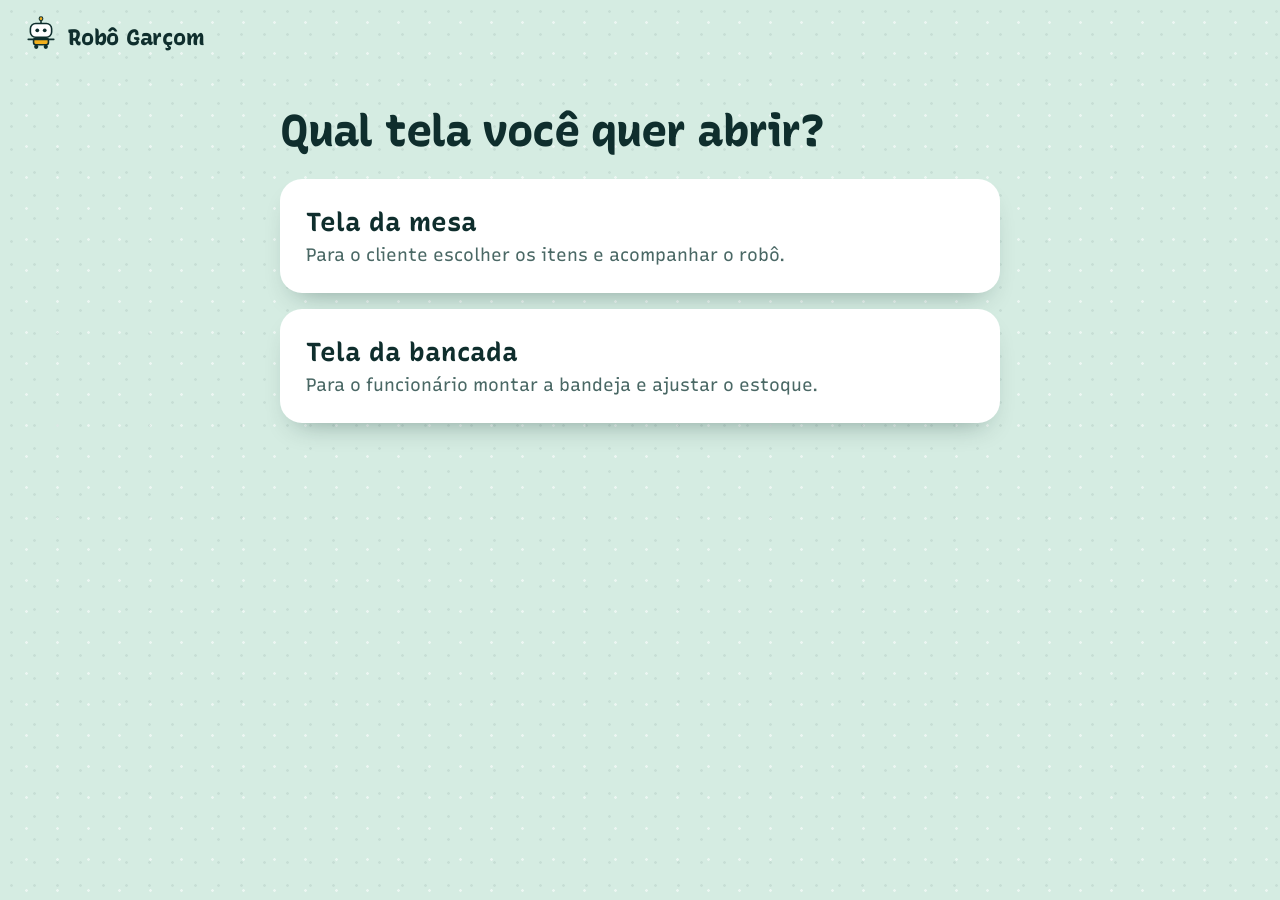
<file: garcom_interface/web/index.html>
<!doctype html>
<html lang="pt-BR">
<head>
  <meta charset="utf-8">
  <meta name="viewport" content="width=device-width, initial-scale=1">
  <title>Robô Garçom</title>
  <link rel="stylesheet" href="style.css">
</head>
<body>
  <header class="topbar">
    <h1 class="brand"><span id="brandMark"></span>Robô Garçom</h1>
  </header>
  <main class="home">
    <h2 class="greeting">Qual tela você quer abrir?</h2>
    <nav class="home-links">
      <a href="/mesa"><strong>Tela da mesa</strong><span>Para o cliente escolher os itens e acompanhar o robô.</span></a>
      <a href="/bancada"><strong>Tela da bancada</strong><span>Para o funcionário montar a bandeja e ajustar o estoque.</span></a>
    </nav>
  </main>
  <script src="common.js"></script>
  <script>document.getElementById("brandMark").innerHTML = ROBOT_SVG;</script>
</body>
</html>
</file>
<file: garcom_interface/web/style.css>
/* Robô Garçom: telas da mesa e da bancada.
   Cores de lanchonete (fórmica menta, mostarda) e a comanda em papel térmico. */

@font-face {
  font-family: "Recursive";
  src: url("fonts/recursive.woff2") format("woff2");
  font-weight: 300 900;
  font-display: swap;
}

:root {
  --formica: #d5ece2;
  --formica-deep: #bfe0d2;
  --ink: #0f2e2d;
  --ink-soft: #4a6865;
  --paper: #ffffff;
  --mustard: #f2b01e;
  --mustard-press: #dc9b07;
  --steel: #9ab5b0;
  --warn: #a9520a;
  --late: #b42e26;
  --ok: #1f7a50;
  --shadow: 0 14px 28px -16px rgba(15, 46, 45, 0.45);
  --font: "Recursive", "Segoe UI", system-ui, sans-serif;
}

* { box-sizing: border-box; }

html { -webkit-text-size-adjust: 100%; }

body {
  margin: 0;
  min-height: 100vh;
  color: var(--ink);
  font-family: var(--font);
  font-size: 18px;
  line-height: 1.5;
  font-variation-settings: "CASL" 0, "MONO" 0;
  background-color: var(--formica);
  /* pintinhas de fórmica */
  background-image:
    radial-gradient(rgba(15, 46, 45, 0.07) 1px, transparent 1.6px),
    radial-gradient(rgba(255, 255, 255, 0.55) 1px, transparent 1.6px);
  background-size: 23px 23px, 31px 31px;
  background-position: 0 0, 11px 7px;
}

button { font: inherit; color: inherit; }

:focus-visible { outline: 3px solid var(--ink); outline-offset: 3px; }

[hidden] { display: none !important; }

/* ------------------------------------------------------------ topo */
.topbar {
  display: flex;
  align-items: center;
  justify-content: space-between;
  gap: 16px;
  padding: 16px 24px;
}

.brand {
  display: flex;
  align-items: center;
  gap: 10px;
  min-width: 0;
  margin: 0;
  font-size: 22px;
  font-weight: 800;
  font-variation-settings: "CASL" 1;
  letter-spacing: -0.01em;
}

.brand svg { width: 34px; height: 34px; flex: none; }

.brand-sub { font-weight: 500; color: var(--ink-soft); }


.offline {
  margin: 0 24px 12px;
  padding: 10px 16px;
  border-radius: 12px;
  background: var(--late);
  color: #fff;
  font-weight: 600;
}

/* ------------------------------------------------------------ botões */
.btn-main {
  border: 0;
  border-radius: 16px;
  padding: 16px 28px;
  background: var(--mustard);
  color: var(--ink);
  font-size: 20px;
  font-weight: 800;
  font-variation-settings: "CASL" 1;
  cursor: pointer;
  box-shadow: 0 4px 0 var(--mustard-press);
  transition: transform 0.08s, box-shadow 0.08s;
}

.btn-main:active { transform: translateY(3px); box-shadow: 0 1px 0 var(--mustard-press); }

.btn-main:disabled {
  background: #e3e9e7;
  color: var(--ink-soft);
  box-shadow: none;
  cursor: not-allowed;
}

.btn-quiet {
  border: 2px solid var(--ink);
  border-radius: 14px;
  padding: 10px 20px;
  background: transparent;
  font-weight: 700;
  cursor: pointer;
}

.btn-quiet:hover { background: rgba(255, 255, 255, 0.55); }

/* ======================================================== TELA DA MESA */
.mesa-main {
  max-width: 760px;
  margin: 0 auto;
  padding: 0 20px 140px;
}

.greeting {
  margin: 8px 0 20px;
  font-size: clamp(30px, 6vw, 44px);
  line-height: 1.1;
  font-weight: 800;
  font-variation-settings: "CASL" 1;
  letter-spacing: -0.02em;
}

.lead { margin: -8px 0 22px; font-size: 21px; color: var(--ink-soft); }

.link-quiet {
  display: inline-block;
  margin: -12px 0 18px;
  padding: 4px 0;
  border: 0;
  background: none;
  color: var(--ink-soft);
  font-size: 16px;
  font-weight: 600;
  text-decoration: underline;
  text-underline-offset: 3px;
  cursor: pointer;
}

/* planta do salão: as mesas ficam onde estão no pontos.yaml */
.floor-plan {
  position: relative;
  width: 100%;
  background-color: var(--paper);
  background-image:
    linear-gradient(rgba(15, 46, 45, 0.05) 1px, transparent 1px),
    linear-gradient(90deg, rgba(15, 46, 45, 0.05) 1px, transparent 1px);
  background-size: 28px 28px;
  border-radius: 22px;
  box-shadow: var(--shadow);
}

.plan-table {
  position: absolute;
  width: clamp(44px, 9vw, 66px);
  height: clamp(44px, 9vw, 66px);
  transform: translate(-50%, -50%);
  border: 3px solid var(--ink);
  border-radius: 50%;
  background: #fdf0cf;
  font-size: clamp(17px, 3vw, 24px);
  font-weight: 800;
  font-variation-settings: "CASL" 1;
  cursor: pointer;
  transition: transform 0.12s, background-color 0.12s;
}

.plan-table:hover { background: var(--mustard); transform: translate(-50%, -50%) scale(1.06); }

.plan-station,
.plan-base {
  position: absolute;
  transform: translate(-50%, -50%);
  color: var(--ink-soft);
  font-size: 14px;
  font-weight: 700;
  pointer-events: none;
}

.plan-station {
  padding: 4px 10px;
  border: 2px dashed var(--steel);
  border-radius: 8px;
  background: var(--paper);
  white-space: nowrap;
}

.plan-base svg { display: block; width: 34px; height: 34px; }

.track-link {
  display: flex;
  justify-content: space-between;
  align-items: center;
  width: 100%;
  margin: 0 0 18px;
  padding: 14px 18px;
  border: 2px dashed var(--ink);
  border-radius: 14px;
  background: rgba(255, 255, 255, 0.45);
  font-weight: 700;
  text-align: left;
  cursor: pointer;
}

/* o cardápio é uma folha só, como um cardápio impresso */
.menu-sheet {
  margin: 0;
  padding: 6px 0;
  list-style: none;
  background: var(--paper);
  border-radius: 22px;
  box-shadow: var(--shadow);
}

.menu-row {
  display: grid;
  grid-template-columns: 64px 1fr auto;
  align-items: center;
  gap: 16px;
  padding: 16px 20px;
}

.menu-row + .menu-row { border-top: 2px dashed var(--formica-deep); }

.menu-icon {
  display: grid;
  place-items: center;
  width: 64px;
  height: 64px;
  border-radius: 50%;
  background: #fdf0cf;
  font-size: 34px;
}

.menu-name {
  margin: 0;
  font-size: 24px;
  font-weight: 750;
  font-variation-settings: "CASL" 1;
  line-height: 1.2;
}

.menu-price { color: var(--ink-soft); font-weight: 600; }

.menu-row.is-out { opacity: 0.55; }
.menu-row.is-out .menu-price { color: var(--late); }

.stepper { display: flex; align-items: center; gap: 6px; }

.stepper button {
  width: 48px;
  height: 48px;
  border-radius: 50%;
  border: 2px solid var(--ink);
  background: var(--paper);
  font-size: 26px;
  font-weight: 700;
  line-height: 1;
  cursor: pointer;
}

.stepper button:disabled { border-color: var(--steel); color: var(--steel); cursor: not-allowed; }

.stepper output {
  min-width: 34px;
  text-align: center;
  font-size: 22px;
  font-weight: 800;
}

/* carrinho fixo embaixo */
.cart {
  position: fixed;
  left: 0;
  right: 0;
  bottom: 0;
  display: flex;
  justify-content: center;
  padding: 14px 20px calc(14px + env(safe-area-inset-bottom));
  background: var(--ink);
  color: #fff;
}

.cart-inner {
  display: flex;
  align-items: center;
  justify-content: space-between;
  gap: 16px;
  width: 100%;
  max-width: 760px;
}

.cart-count { display: block; font-size: 15px; color: #b9d3cd; }
.cart-total { font-size: 24px; font-weight: 800; }

/* -------------------------------------------------- acompanhamento */
.track { padding-top: 4px; }

.track h2 {
  margin: 0;
  font-size: clamp(30px, 6vw, 44px);
  font-weight: 800;
  font-variation-settings: "CASL" 1;
  letter-spacing: -0.02em;
}

.track-msg { margin: 6px 0 28px; font-size: 22px; max-width: 32ch; }

/* o trajeto do robô: pedido feito → bancada → mesa */
.route {
  position: relative;
  margin: 0 12px 12px;
  padding-top: 64px;
}

.route-line {
  height: 0;
  border-top: 5px dotted var(--ink);
  opacity: 0.35;
}

.route-done {
  position: absolute;
  left: 0;
  top: 62px;
  height: 5px;
  width: 0;
  background: var(--ink);
  border-radius: 3px;
  transition: width 1.2s ease;
}

.route-stops {
  display: flex;
  justify-content: space-between;
  margin: 10px -12px 0;
  padding: 0;
  list-style: none;
  font-size: 16px;
  font-weight: 600;
  color: var(--ink-soft);
}

.route-stops li { width: 33%; }
.route-stops li:nth-child(2) { text-align: center; }
.route-stops li:last-child { text-align: right; }
.route-stops li.is-reached { color: var(--ink); }

.route-robot {
  position: absolute;
  top: 0;
  left: 0;
  width: 56px;
  height: 56px;
  margin-left: -28px;
  transition: left 1.2s ease;
}

.track-time {
  margin: 30px 0 6px;
  font-size: 18px;
  color: var(--ink-soft);
}

.track-time strong { color: var(--ink); font-size: 22px; }

.track-note { margin: 0 0 18px; font-weight: 600; color: var(--warn); }
.track-pause { margin: -8px 0 18px; font-weight: 600; color: var(--ink-soft); }

.track-items {
  margin: 18px 0 28px;
  padding: 16px 20px;
  list-style: none;
  background: var(--paper);
  border-radius: 16px;
  font-size: 20px;
}

.track.is-refused .track-msg { color: var(--late); }


/* ===================================================== TELA DA BANCADA */
.bench {
  display: grid;
  grid-template-columns: minmax(0, 3fr) minmax(280px, 2fr);
  gap: 28px;
  max-width: 1200px;
  margin: 0 auto;
  padding: 8px 24px 40px;
}

.clock { font-size: 20px; font-weight: 700; color: var(--ink-soft); }

.topbar-actions { display: flex; align-items: center; gap: 18px; }

/* a comanda: papel térmico com borda picotada */
.ticket-area { min-width: 0; }

.ticket-wrap {
  position: relative;
  max-width: 560px;
  filter: drop-shadow(0 12px 16px rgba(15, 46, 45, 0.28));
}

.ticket-wrap.has-more::before,
.ticket-wrap.has-more::after {
  content: "";
  position: absolute;
  inset: 0;
  background: #f4f7f6;
  border-radius: 6px;
  transform: rotate(-2.2deg) translate(-10px, 10px);
  z-index: -1;
}

.ticket-wrap.has-more::after { transform: rotate(1.6deg) translate(12px, 6px); background: #eef3f1; }

.ticket {
  padding: 30px 34px 52px;
  background: var(--paper);
  border-radius: 6px 6px 0 0;
  font-variation-settings: "MONO" 1, "CASL" 0;
  -webkit-mask: conic-gradient(from -45deg at bottom, #0000, #000 1deg 89deg, #0000 90deg) 50% / 24px 100%;
  mask: conic-gradient(from -45deg at bottom, #0000, #000 1deg 89deg, #0000 90deg) 50% / 24px 100%;
  animation: ticket-in 0.45s ease-out;
}

@keyframes ticket-in {
  from { transform: translateY(-24px); opacity: 0; }
  to { transform: none; opacity: 1; }
}

.ticket-head {
  display: flex;
  justify-content: space-between;
  align-items: baseline;
  gap: 12px;
  font-size: 30px;
  font-weight: 800;
}

.ticket-station { margin: 2px 0 0; font-size: 18px; color: var(--ink-soft); }

.ticket-head em {
  margin-left: 6px;
  padding: 2px 8px;
  border-radius: 6px;
  background: var(--mustard);
  font-size: 18px;
  font-style: normal;
  vertical-align: middle;
}

.ticket-items {
  margin: 20px 0;
  padding: 18px 0;
  list-style: none;
  border-top: 3px dashed var(--ink);
  border-bottom: 3px dashed var(--ink);
}

.ticket-items li {
  display: flex;
  gap: 18px;
  font-size: clamp(30px, 4.4vw, 44px);
  font-weight: 700;
  line-height: 1.25;
}

.ticket-items .qty { min-width: 2.4ch; text-align: right; }

.ticket-split-title { margin: -4px 0 6px; font-size: 18px; font-weight: 700; }

.ticket-split {
  margin: 0 0 20px;
  padding: 0 0 16px;
  list-style: none;
  border-bottom: 3px dashed var(--ink);
  font-size: 19px;
}

.ticket-split li { display: grid; grid-template-columns: 8ch 1fr; gap: 8px; padding: 3px 0; }
.ticket-split li span:first-child { font-weight: 800; white-space: nowrap; }

.ticket-wait { margin: 0 0 22px; font-size: 18px; color: var(--ink-soft); }

.ticket .btn-main { width: 100%; font-size: 24px; padding: 20px; font-variation-settings: "CASL" 1, "MONO" 0; }

.ticket-hint { margin: 10px 0 0; text-align: center; font-size: 15px; color: var(--ink-soft); }

.more-waiting { margin: 26px 0 0; font-weight: 700; }

.empty {
  max-width: 520px;
  padding: 34px;
  border: 3px dashed var(--steel);
  border-radius: 22px;
  color: var(--ink-soft);
}

.empty strong {
  display: block;
  margin-bottom: 6px;
  color: var(--ink);
  font-size: 24px;
  font-variation-settings: "CASL" 1;
}

/* viagem do robô */
.trip {
  margin-bottom: 26px;
  padding: 18px 20px;
  background: var(--paper);
  border-radius: 18px;
  box-shadow: var(--shadow);
}

.trip h2 { margin: 0; }

.trip-alert {
  margin: 12px 0 0;
  padding: 10px 14px;
  border-left: 5px solid var(--late);
  border-radius: 10px;
  background: #fbe9e7;
  color: var(--late);
  font-weight: 700;
}

.trip-alert span { font-weight: 500; }
.trip-alert.is-soft { border-left-color: var(--mustard); background: #fdf3da; color: var(--warn); }
.trip-meta, .trip-idle { margin: 2px 0 0; color: var(--ink-soft); }

.trip-stops {
  display: flex;
  flex-wrap: wrap;
  gap: 8px;
  margin: 14px 0 0;
  padding: 0;
  list-style: none;
  counter-reset: stop;
}

.trip-stops li {
  counter-increment: stop;
  padding: 6px 12px 6px 8px;
  border: 2px solid var(--steel);
  border-radius: 999px;
  font-size: 15px;
  font-weight: 700;
}

.trip-stops li::before {
  content: counter(stop);
  display: inline-grid;
  place-items: center;
  width: 22px;
  height: 22px;
  margin-right: 6px;
  border-radius: 50%;
  background: var(--formica);
  font-size: 13px;
}

.trip-stops li.is-past { opacity: 0.45; text-decoration: line-through; }
.trip-stops li.is-now { border-color: var(--ink); background: var(--mustard); }
.trip-stops li.is-now::before { background: var(--paper); }

/* pedidos do salão */
.floor h2 {
  margin: 0 0 12px;
  font-size: 22px;
  font-weight: 800;
  font-variation-settings: "CASL" 1;
}

.floor-list { margin: 0; padding: 0; list-style: none; }

.floor-row {
  display: grid;
  grid-template-columns: 1fr auto;
  gap: 2px 12px;
  padding: 12px 14px 12px 16px;
  margin-bottom: 8px;
  background: rgba(255, 255, 255, 0.7);
  border-left: 6px solid var(--steel);
  border-radius: 4px 12px 12px 4px;
}

.floor-row .who { font-weight: 800; }
.floor-row .time { font-weight: 700; text-align: right; }
.floor-row .what { grid-column: 1 / -1; font-size: 15px; color: var(--ink-soft); }

.floor-row.is-warn { border-left-color: var(--mustard); }
.floor-row.is-warn .time { color: var(--warn); }
.floor-row.is-late { border-left-color: var(--late); background: #fff; }
.floor-row.is-late .time { color: var(--late); }
.floor-row.is-done { opacity: 0.55; border-left-color: var(--ok); }
.floor-row.is-refused { opacity: 0.55; border-left-color: var(--late); }

.floor-empty { color: var(--ink-soft); }

/* estoque */
.stock-dialog {
  width: min(560px, calc(100vw - 32px));
  border: 0;
  border-radius: 22px;
  padding: 26px 28px;
  color: var(--ink);
  background: var(--paper);
  box-shadow: var(--shadow);
}

.stock-dialog::backdrop { background: rgba(15, 46, 45, 0.45); }

.stock-dialog h2 {
  margin: 0 0 4px;
  font-size: 28px;
  font-variation-settings: "CASL" 1;
}

.stock-dialog p { margin: 0 0 16px; color: var(--ink-soft); }

.stock-list { margin: 0 0 22px; padding: 0; list-style: none; }

.stock-row {
  display: grid;
  grid-template-columns: 1fr auto;
  align-items: center;
  gap: 12px;
  padding: 10px 0;
  border-top: 2px dashed var(--formica-deep);
}

.stock-row .stepper input {
  width: 64px;
  height: 48px;
  border: 2px solid var(--ink);
  border-radius: 12px;
  text-align: center;
  font: inherit;
  color: var(--ink);
  font-size: 22px;
  font-weight: 800;
}

.stock-row.is-changed .stepper input { background: #fdf0cf; }

.stock-name { font-size: 20px; font-weight: 700; }
.stock-low { display: block; font-size: 14px; color: var(--warn); font-weight: 600; }

.dialog-actions { display: flex; justify-content: flex-end; gap: 12px; }

/* aviso rápido */
.toast {
  position: fixed;
  left: 50%;
  bottom: 28px;
  max-width: calc(100vw - 32px);
  padding: 14px 22px;
  border-radius: 999px;
  background: var(--ink);
  color: #fff;
  font-weight: 700;
  opacity: 0;
  visibility: hidden;
  transform: translate(-50%, 16px);
  transition: transform 0.25s ease, opacity 0.25s ease, visibility 0.25s;
  z-index: 10;
}

.toast.is-on { opacity: 1; visibility: visible; transform: translate(-50%, 0); }
.mesa-body .toast { bottom: 110px; }

/* ------------------------------------------------------------ início */
.home {
  max-width: 760px;
  margin: 0 auto;
  padding: 24px 20px;
}

.home-links { display: grid; gap: 16px; margin-top: 24px; }

.home-links a {
  display: block;
  padding: 24px 26px;
  background: var(--paper);
  border-radius: 22px;
  color: inherit;
  text-decoration: none;
  box-shadow: var(--shadow);
}

.home-links strong { display: block; font-size: 26px; font-variation-settings: "CASL" 1; }
.home-links span { color: var(--ink-soft); }

/* ---------------------------------------------------------- celular */
@media (max-width: 860px) {
  .bench { grid-template-columns: 1fr; }
}

@media (max-width: 520px) {
  body { font-size: 17px; }
  .topbar { padding: 14px 16px; }
  .brand { font-size: 19px; }
  .clock { display: none; }
  .mesa-main { padding: 0 16px 140px; }
  .menu-row { grid-template-columns: 48px 1fr auto; gap: 12px; padding: 14px; }
  .menu-icon { width: 48px; height: 48px; font-size: 26px; }
  .menu-name { font-size: 20px; }
  .stepper button { width: 42px; height: 42px; }
  .ticket { padding: 24px 22px 46px; }
  .bench { padding: 8px 16px 32px; }
}

@media (prefers-reduced-motion: reduce) {
  *, *::before, *::after { transition: none !important; animation: none !important; }
}
</file>
